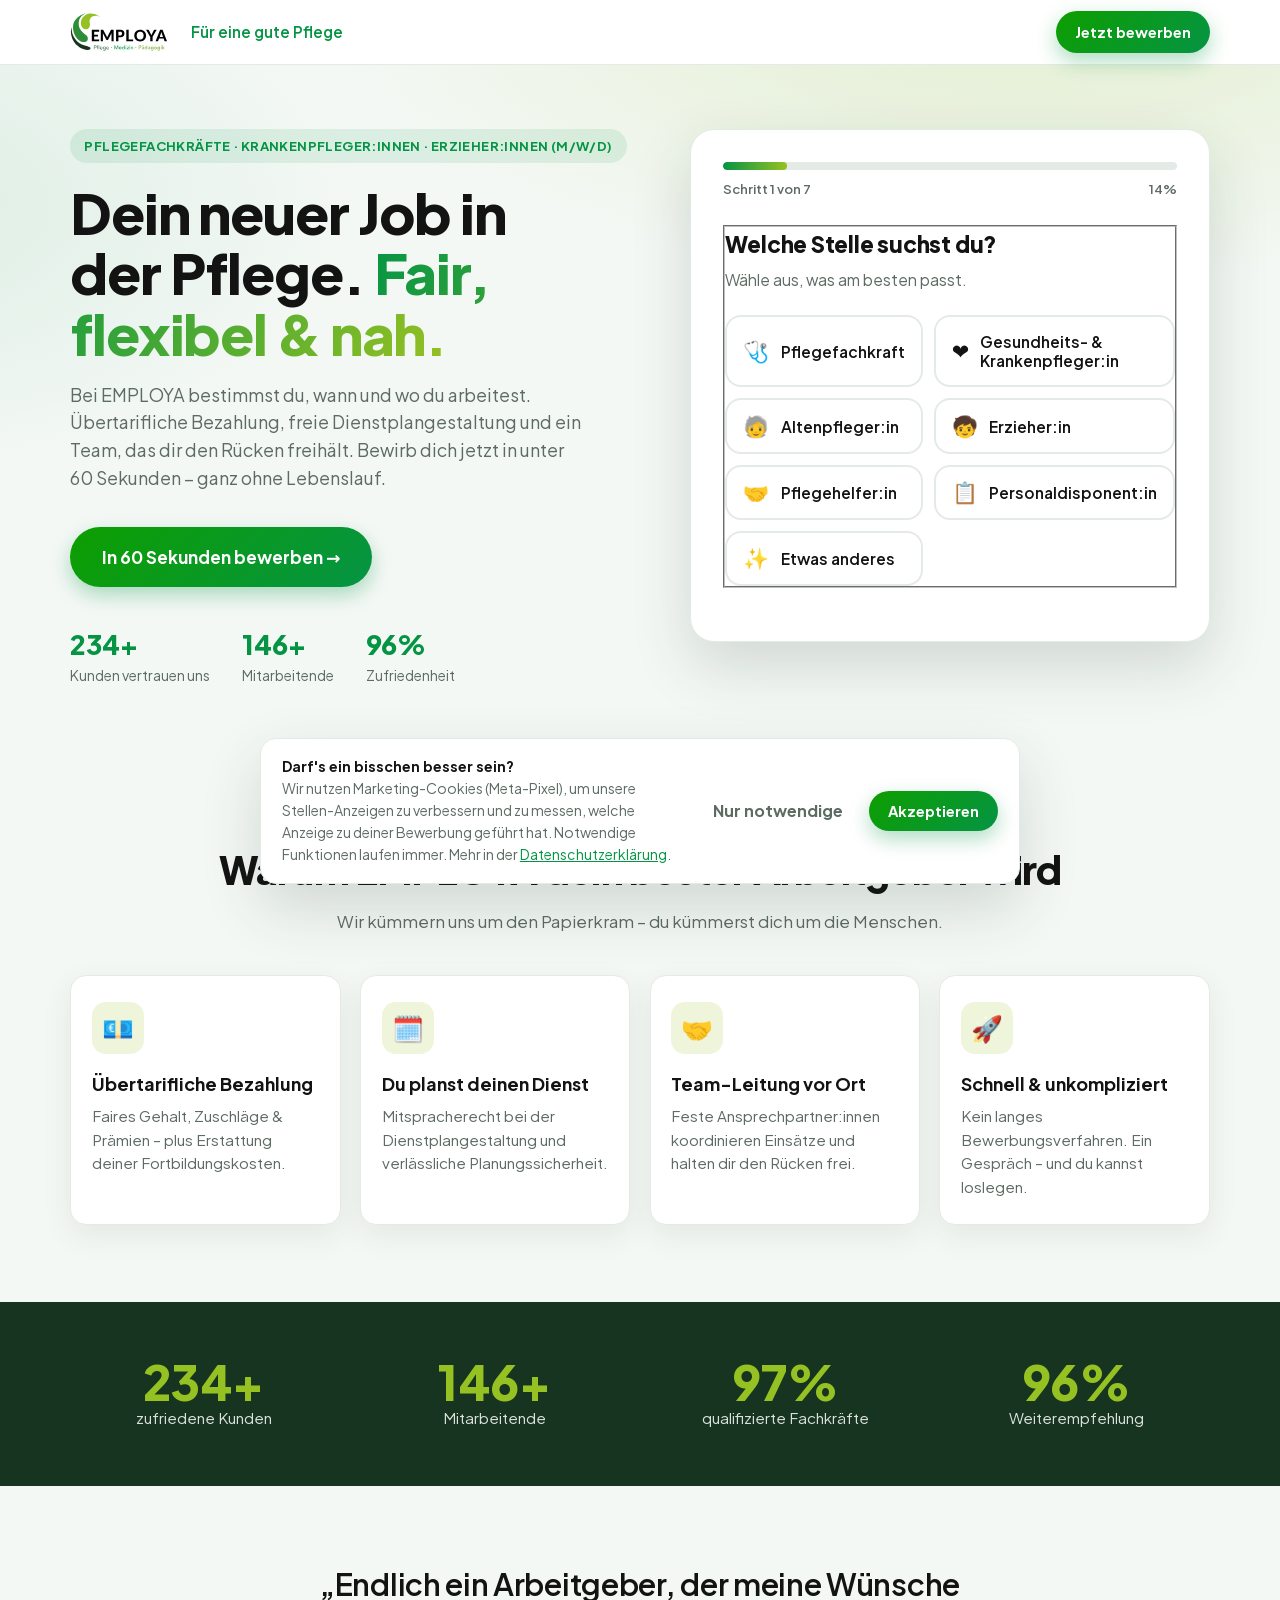
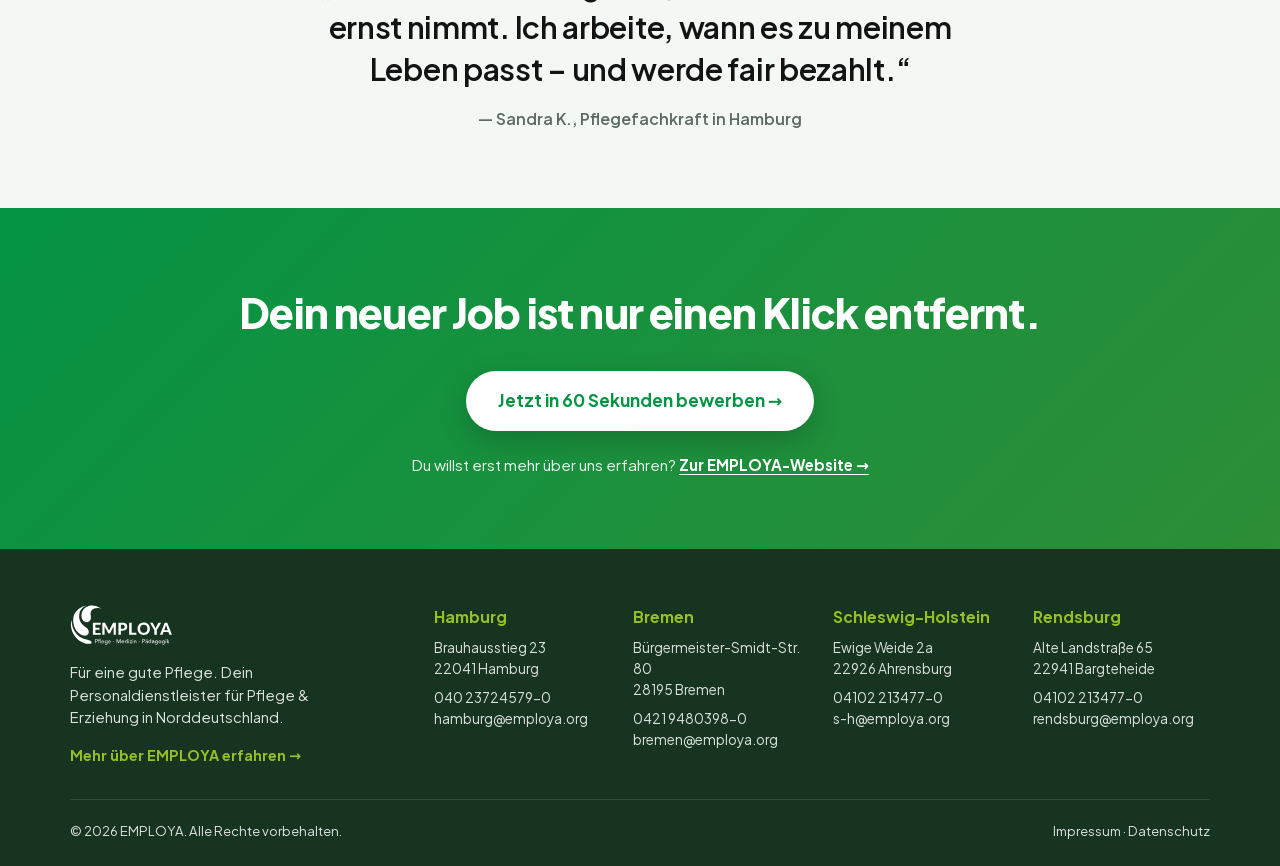
<file: index.html>
<!DOCTYPE html>
<html lang="de">
<head>
  <meta charset="UTF-8" />
  <meta name="viewport" content="width=device-width, initial-scale=1.0" />
  <meta name="facebook-domain-verification" content="holyx1hf6sh3hykl42gophrurbwssr" />
  <title>Jetzt bewerben bei EMPLOYA – Dein neuer Job in der Pflege</title>
  <meta name="description" content="Pflegefachkraft, Gesundheits- und Krankenpfleger:in oder Erzieher:in? Bewirb dich in 60 Sekunden bei EMPLOYA in Hamburg, Bremen & Schleswig-Holstein. Für eine gute Pflege." />
  <link rel="icon" type="image/svg+xml" href="assets/employa_logo.svg" />
  <link rel="stylesheet" href="styles.css?v=3" />
</head>
<body>

  <!-- ===== HEADER ===== -->
  <header class="site-header">
    <div class="container header-inner">
      <a href="#top" class="logo-link" aria-label="EMPLOYA Startseite">
        <img src="assets/employa_logo.svg" alt="EMPLOYA" class="logo" />
      </a>
      <div class="header-tagline">Für eine gute Pflege</div>
      <a href="#funnel" class="btn btn-sm btn-primary header-cta">Jetzt bewerben</a>
    </div>
  </header>

  <!-- ===== HERO ===== -->
  <main id="top">
    <section class="hero">
      <div class="container hero-grid">
        <div class="hero-intro">
          <span class="eyebrow">Pflegefachkräfte · Krankenpfleger:innen · Erzieher:innen (m/w/d)</span>
          <h1>Dein neuer Job in der&nbsp;Pflege. <span class="hl">Fair, flexibel&nbsp;&amp; nah.</span></h1>
        </div>

        <div class="hero-rest">
          <p class="hero-sub">
            Bei EMPLOYA bestimmst du, wann und wo du arbeitest. Übertarifliche
            Bezahlung, freie Dienstplangestaltung und ein Team, das dir den
            Rücken freihält. Bewirb dich jetzt in unter 60&nbsp;Sekunden – ganz ohne Lebenslauf.
          </p>
          <a href="#funnel" class="btn btn-primary btn-lg hero-cta-btn">In 60 Sekunden bewerben →</a>
          <div class="hero-trust">
            <div class="trust-item"><strong>234+</strong><span>Kunden vertrauen uns</span></div>
            <div class="trust-item"><strong>146+</strong><span>Mitarbeitende</span></div>
            <div class="trust-item"><strong>96%</strong><span>Zufriedenheit</span></div>
          </div>
        </div>

        <!-- Funnel card -->
        <div class="funnel-wrap" id="funnel">
          <form class="funnel" id="funnelForm" novalidate>
            <input type="text" name="_honey" tabindex="-1" autocomplete="off" class="hp-field" aria-hidden="true" />
            <div class="funnel-head">
              <div class="progress">
                <div class="progress-bar" id="progressBar"></div>
              </div>
              <div class="progress-meta">
                <span id="stepLabel">Schritt 1 von 6</span>
                <span id="stepPct">17%</span>
              </div>
            </div>

            <!-- STEP 1: Position -->
            <fieldset class="step is-active" data-step="1">
              <h2 class="step-title">Welche Stelle suchst du?</h2>
              <p class="step-hint">Wähle aus, was am besten passt.</p>
              <div class="options" data-field="position" data-auto>
                <button type="button" class="option" data-value="Pflegefachkraft">
                  <span class="opt-ico">🩺</span><span>Pflegefachkraft</span>
                </button>
                <button type="button" class="option" data-value="Gesundheits- und Krankenpfleger:in">
                  <span class="opt-ico">❤️</span><span>Gesundheits- &amp; Krankenpfleger:in</span>
                </button>
                <button type="button" class="option" data-value="Altenpfleger:in">
                  <span class="opt-ico">🧓</span><span>Altenpfleger:in</span>
                </button>
                <button type="button" class="option" data-value="Erzieher:in">
                  <span class="opt-ico">🧒</span><span>Erzieher:in</span>
                </button>
                <button type="button" class="option" data-value="Pflegehelfer:in">
                  <span class="opt-ico">🤝</span><span>Pflegehelfer:in</span>
                </button>
                <button type="button" class="option" data-value="Personaldisponent:in">
                  <span class="opt-ico">📋</span><span>Personaldisponent:in</span>
                </button>
                <button type="button" class="option" data-value="Etwas anderes">
                  <span class="opt-ico">✨</span><span>Etwas anderes</span>
                </button>
              </div>
            </fieldset>

            <!-- STEP 2: Bereich / Einrichtung (ersetzt die Aufteilung Krankenhaus/Pflege) -->
            <fieldset class="step" data-step="2">
              <h2 class="step-title">In welchem Bereich möchtest du arbeiten?</h2>
              <p class="step-hint">Egal ob Klinik oder Pflege – wir haben für jeden den passenden Einsatz.</p>
              <div class="options" data-field="bereich" data-auto>
                <button type="button" class="option" data-value="Krankenhaus / Klinik">
                  <span class="opt-ico">🏥</span><span>Krankenhaus / Klinik</span>
                </button>
                <button type="button" class="option" data-value="Altenpflege / Pflegeheim">
                  <span class="opt-ico">🏡</span><span>Altenpflege / Pflegeheim</span>
                </button>
                <button type="button" class="option" data-value="Ambulante Pflege">
                  <span class="opt-ico">🚗</span><span>Ambulante Pflege</span>
                </button>
                <button type="button" class="option" data-value="Kita / Erziehung">
                  <span class="opt-ico">🧒</span><span>Kita / Erziehung</span>
                </button>
                <button type="button" class="option" data-value="Noch offen / egal">
                  <span class="opt-ico">🤷</span><span>Noch offen / egal</span>
                </button>
              </div>
            </fieldset>

            <!-- STEP 3: Erfahrung -->
            <fieldset class="step" data-step="3">
              <h2 class="step-title">Wie viel Berufserfahrung bringst du mit?</h2>
              <p class="step-hint">Auch Berufseinsteiger:innen sind herzlich willkommen.</p>
              <div class="options" data-field="erfahrung" data-auto>
                <button type="button" class="option" data-value="Berufseinsteiger:in">
                  <span class="opt-ico">🌱</span><span>Ich starte gerade</span>
                </button>
                <button type="button" class="option" data-value="Unter 1 Jahr">
                  <span class="opt-ico">📗</span><span>Unter 1 Jahr</span>
                </button>
                <button type="button" class="option" data-value="1–3 Jahre">
                  <span class="opt-ico">📘</span><span>1–3 Jahre</span>
                </button>
                <button type="button" class="option" data-value="Mehr als 3 Jahre">
                  <span class="opt-ico">🏆</span><span>Mehr als 3 Jahre</span>
                </button>
              </div>
            </fieldset>

            <!-- STEP 4: Region / Niederlassung -->
            <fieldset class="step" data-step="4">
              <h2 class="step-title">In welcher Region möchtest du arbeiten?</h2>
              <p class="step-hint">Wir sind in ganz Norddeutschland für dich da.</p>
              <div class="options" data-field="region" data-auto>
                <button type="button" class="option" data-value="Hamburg">
                  <span class="opt-ico">📍</span><span>Hamburg</span>
                </button>
                <button type="button" class="option" data-value="Bremen">
                  <span class="opt-ico">📍</span><span>Bremen</span>
                </button>
                <button type="button" class="option" data-value="Schleswig-Holstein">
                  <span class="opt-ico">📍</span><span>Schleswig-Holstein</span>
                </button>
                <button type="button" class="option" data-value="Rendsburg / Umland">
                  <span class="opt-ico">📍</span><span>Rendsburg &amp; Umland</span>
                </button>
              </div>
            </fieldset>

            <!-- STEP 5: Arbeitszeit -->
            <fieldset class="step" data-step="5">
              <h2 class="step-title">Welches Arbeitszeitmodell wünschst du dir?</h2>
              <p class="step-hint">Bei uns gestaltest du deinen Dienstplan mit.</p>
              <div class="options" data-field="arbeitszeit" data-auto>
                <button type="button" class="option" data-value="Vollzeit">
                  <span class="opt-ico">🕐</span><span>Vollzeit</span>
                </button>
                <button type="button" class="option" data-value="Teilzeit">
                  <span class="opt-ico">🕑</span><span>Teilzeit</span>
                </button>
                <button type="button" class="option" data-value="Minijob">
                  <span class="opt-ico">🕒</span><span>Minijob</span>
                </button>
                <button type="button" class="option" data-value="Flexibel / auf Abruf">
                  <span class="opt-ico">🔄</span><span>Flexibel / auf Abruf</span>
                </button>
              </div>
            </fieldset>

            <!-- STEP 6: Mobilität -->
            <fieldset class="step" data-step="6">
              <h2 class="step-title">Wie bist du mobil?</h2>
              <p class="step-hint">So finden wir Einsätze, die gut für dich erreichbar sind.</p>
              <div class="options" data-field="mobilitaet" data-auto>
                <button type="button" class="option" data-value="Bus/Bahn">
                  <span class="opt-ico">🚌</span><span>Bus / Bahn</span>
                </button>
                <button type="button" class="option" data-value="Führerschein mit Auto">
                  <span class="opt-ico">🚙</span><span>Führerschein mit Auto</span>
                </button>
                <button type="button" class="option" data-value="Führerschein ohne Auto">
                  <span class="opt-ico">🪪</span><span>Führerschein ohne Auto</span>
                </button>
              </div>
            </fieldset>

            <!-- STEP 7: Detailformular "Passt alles?" -->
            <fieldset class="step" data-step="7">
              <h2 class="step-title">Wie erreichen wir dich am besten?</h2>
              <p class="step-hint">Damit wir uns persönlich kennenlernen können. 👋</p>

              <div class="recap" id="recap"></div>
              <p class="mail-route" id="mailRoute"></p>

              <div class="field">
                <label for="f-name">Vollständiger Name</label>
                <input type="text" id="f-name" name="name" autocomplete="name" placeholder="Maria Mustermann" required />
                <span class="error" data-error-for="name"></span>
              </div>

              <div class="field">
                <label for="f-email">E-Mail-Adresse</label>
                <input type="email" id="f-email" name="email" autocomplete="email" placeholder="maria@email.de" required />
                <span class="error" data-error-for="email"></span>
              </div>

              <div class="field">
                <label for="f-phone">Telefonnummer</label>
                <input type="tel" id="f-phone" name="telefon" autocomplete="tel" placeholder="0151 23456789" required />
                <span class="error" data-error-for="telefon"></span>
              </div>

              <div class="field">
                <label for="f-nachricht">Deine Nachricht <span class="opt-tag">optional</span></label>
                <textarea id="f-nachricht" name="nachricht" rows="3" placeholder="Stell dich kurz vor – oder lass das Feld einfach frei."></textarea>
              </div>

              <label class="checkbox">
                <input type="checkbox" id="f-privacy" required />
                <span>Ja, ich habe die <a href="datenschutz.html" target="_blank" rel="noopener">Datenschutzerklärung</a> gelesen und akzeptiert.</span>
              </label>
              <span class="error" data-error-for="privacy"></span>

              <button type="submit" class="btn btn-primary btn-lg btn-block" id="submitBtn">
                Bewerbung übermitteln →
              </button>
              <div class="submit-error" id="submitError" hidden>
                Ups, das hat gerade nicht geklappt. Versuch es bitte gleich noch einmal –
                oder schick uns deine Bewerbung mit einem Klick per Mail:
                <a href="#">E-Mail öffnen</a>
              </div>
              <p class="reassure">🔒 Diskret · Wir rufen dich zurück · Kein Lebenslauf nötig</p>
            </fieldset>

            <!-- SUCCESS -->
            <div class="step success" data-step="done">
              <div class="success-ico">✓</div>
              <h2 class="step-title">Vielen Dank, <span id="successName">wir haben deine Anfrage</span>! 🎉</h2>
              <p class="step-hint">
                Deine Bewerbung ist bei uns eingegangen. Ein:e Personalberater:in
                von EMPLOYA meldet sich innerhalb von 24&nbsp;Stunden bei dir –
                mit passenden Stellen ganz in deiner Nähe.
              </p>
              <p class="success-contact" id="successContact"></p>
              <div class="success-actions">
                <a class="btn btn-outline" href="https://employa.org" target="_blank" rel="noopener">Mehr über EMPLOYA</a>
              </div>
            </div>

            <!-- NAV -->
            <div class="funnel-nav">
              <button type="button" class="btn btn-ghost" id="backBtn" hidden>← Zurück</button>
              <span class="nav-spacer"></span>
            </div>
          </form>
        </div>
      </div>
    </section>

    <!-- ===== BENEFITS ===== -->
    <section class="benefits">
      <div class="container">
        <h2 class="section-title">Warum EMPLOYA dein bester Arbeitgeber wird</h2>
        <p class="section-sub">Wir kümmern uns um den Papierkram – du kümmerst dich um die Menschen.</p>
        <div class="benefit-grid">
          <article class="benefit-card">
            <div class="b-ico">💶</div>
            <h3>Übertarifliche Bezahlung</h3>
            <p>Faires Gehalt, Zuschläge &amp; Prämien – plus Erstattung deiner Fortbildungskosten.</p>
          </article>
          <article class="benefit-card">
            <div class="b-ico">🗓️</div>
            <h3>Du planst deinen Dienst</h3>
            <p>Mitspracherecht bei der Dienstplangestaltung und verlässliche Planungssicherheit.</p>
          </article>
          <article class="benefit-card">
            <div class="b-ico">🤝</div>
            <h3>Team-Leitung vor Ort</h3>
            <p>Feste Ansprechpartner:innen koordinieren Einsätze und halten dir den Rücken frei.</p>
          </article>
          <article class="benefit-card">
            <div class="b-ico">🚀</div>
            <h3>Schnell &amp; unkompliziert</h3>
            <p>Kein langes Bewerbungsverfahren. Ein Gespräch – und du kannst loslegen.</p>
          </article>
        </div>
      </div>
    </section>

    <!-- ===== STATS ===== -->
    <section class="stats">
      <div class="container stats-grid">
        <div class="stat"><strong>234+</strong><span>zufriedene Kunden</span></div>
        <div class="stat"><strong>146+</strong><span>Mitarbeitende</span></div>
        <div class="stat"><strong>97%</strong><span>qualifizierte Fachkräfte</span></div>
        <div class="stat"><strong>96%</strong><span>Weiterempfehlung</span></div>
      </div>
    </section>

    <!-- ===== TESTIMONIAL ===== -->
    <section class="testimonial">
      <div class="container">
        <blockquote>
          „Endlich ein Arbeitgeber, der meine Wünsche ernst nimmt. Ich arbeite,
          wann es zu meinem Leben passt – und werde fair bezahlt.“
        </blockquote>
        <cite>— Sandra K., Pflegefachkraft in Hamburg</cite>
      </div>
    </section>

    <!-- ===== FINAL CTA ===== -->
    <section class="final-cta">
      <div class="container">
        <h2>Dein neuer Job ist nur einen Klick entfernt.</h2>
        <a href="#funnel" class="btn btn-primary btn-lg">Jetzt in 60 Sekunden bewerben →</a>
        <p class="final-more">
          Du willst erst mehr über uns erfahren?
          <a href="https://employa.org" target="_blank" rel="noopener">Zur EMPLOYA-Website →</a>
        </p>
      </div>
    </section>
  </main>

  <!-- ===== FOOTER ===== -->
  <footer class="site-footer">
    <div class="container footer-grid">
      <div class="footer-brand">
        <img src="assets/employa_logo.svg" alt="EMPLOYA" class="footer-logo" />
        <p>Für eine gute Pflege. Dein Personaldienstleister für Pflege &amp; Erziehung in Norddeutschland.</p>
        <a class="footer-more" href="https://employa.org" target="_blank" rel="noopener">Mehr über EMPLOYA erfahren →</a>
      </div>
      <div class="footer-locs">
        <div class="loc">
          <h4>Hamburg</h4>
          <p>Brauhausstieg 23<br>22041 Hamburg</p>
          <a href="tel:+494023724579">040 23724579-0</a>
          <a href="mailto:hamburg@employa.org">hamburg@employa.org</a>
        </div>
        <div class="loc">
          <h4>Bremen</h4>
          <p>Bürgermeister-Smidt-Str. 80<br>28195 Bremen</p>
          <a href="tel:+4942194803980">0421 9480398-0</a>
          <a href="mailto:bremen@employa.org">bremen@employa.org</a>
        </div>
        <div class="loc">
          <h4>Schleswig-Holstein</h4>
          <p>Ewige Weide 2a<br>22926 Ahrensburg</p>
          <a href="tel:+49410221347770">04102 213477-0</a>
          <a href="mailto:s-h@employa.org">s-h@employa.org</a>
        </div>
        <div class="loc">
          <h4>Rendsburg</h4>
          <p>Alte Landstraße 65<br>22941 Bargteheide</p>
          <a href="tel:+49410221347770">04102 213477-0</a>
          <a href="mailto:rendsburg@employa.org">rendsburg@employa.org</a>
        </div>
      </div>
    </div>
    <div class="container footer-bottom">
      <span>© 2026 EMPLOYA. Alle Rechte vorbehalten.</span>
      <span class="footer-links"><a href="impressum.html">Impressum</a> · <a href="datenschutz.html">Datenschutz</a></span>
    </div>
  </footer>

  <!-- ===== Cookie-/Marketing-Consent ===== -->
  <div class="consent" id="consentBanner" hidden>
    <div class="consent-inner">
      <p class="consent-text">
        <strong>Darf's ein bisschen besser sein?</strong><br>
        Wir nutzen Marketing-Cookies (Meta-Pixel), um unsere Stellen-Anzeigen zu verbessern und
        zu messen, welche Anzeige zu deiner Bewerbung geführt hat. Notwendige Funktionen laufen
        immer. Mehr in der <a href="datenschutz.html" target="_blank" rel="noopener">Datenschutzerklärung</a>.
      </p>
      <div class="consent-btns">
        <button type="button" class="btn btn-ghost" id="consentDeny">Nur notwendige</button>
        <button type="button" class="btn btn-primary btn-sm" id="consentAccept">Akzeptieren</button>
      </div>
    </div>
  </div>

  <script src="script.js?v=5"></script>
</body>
</html>
</file>
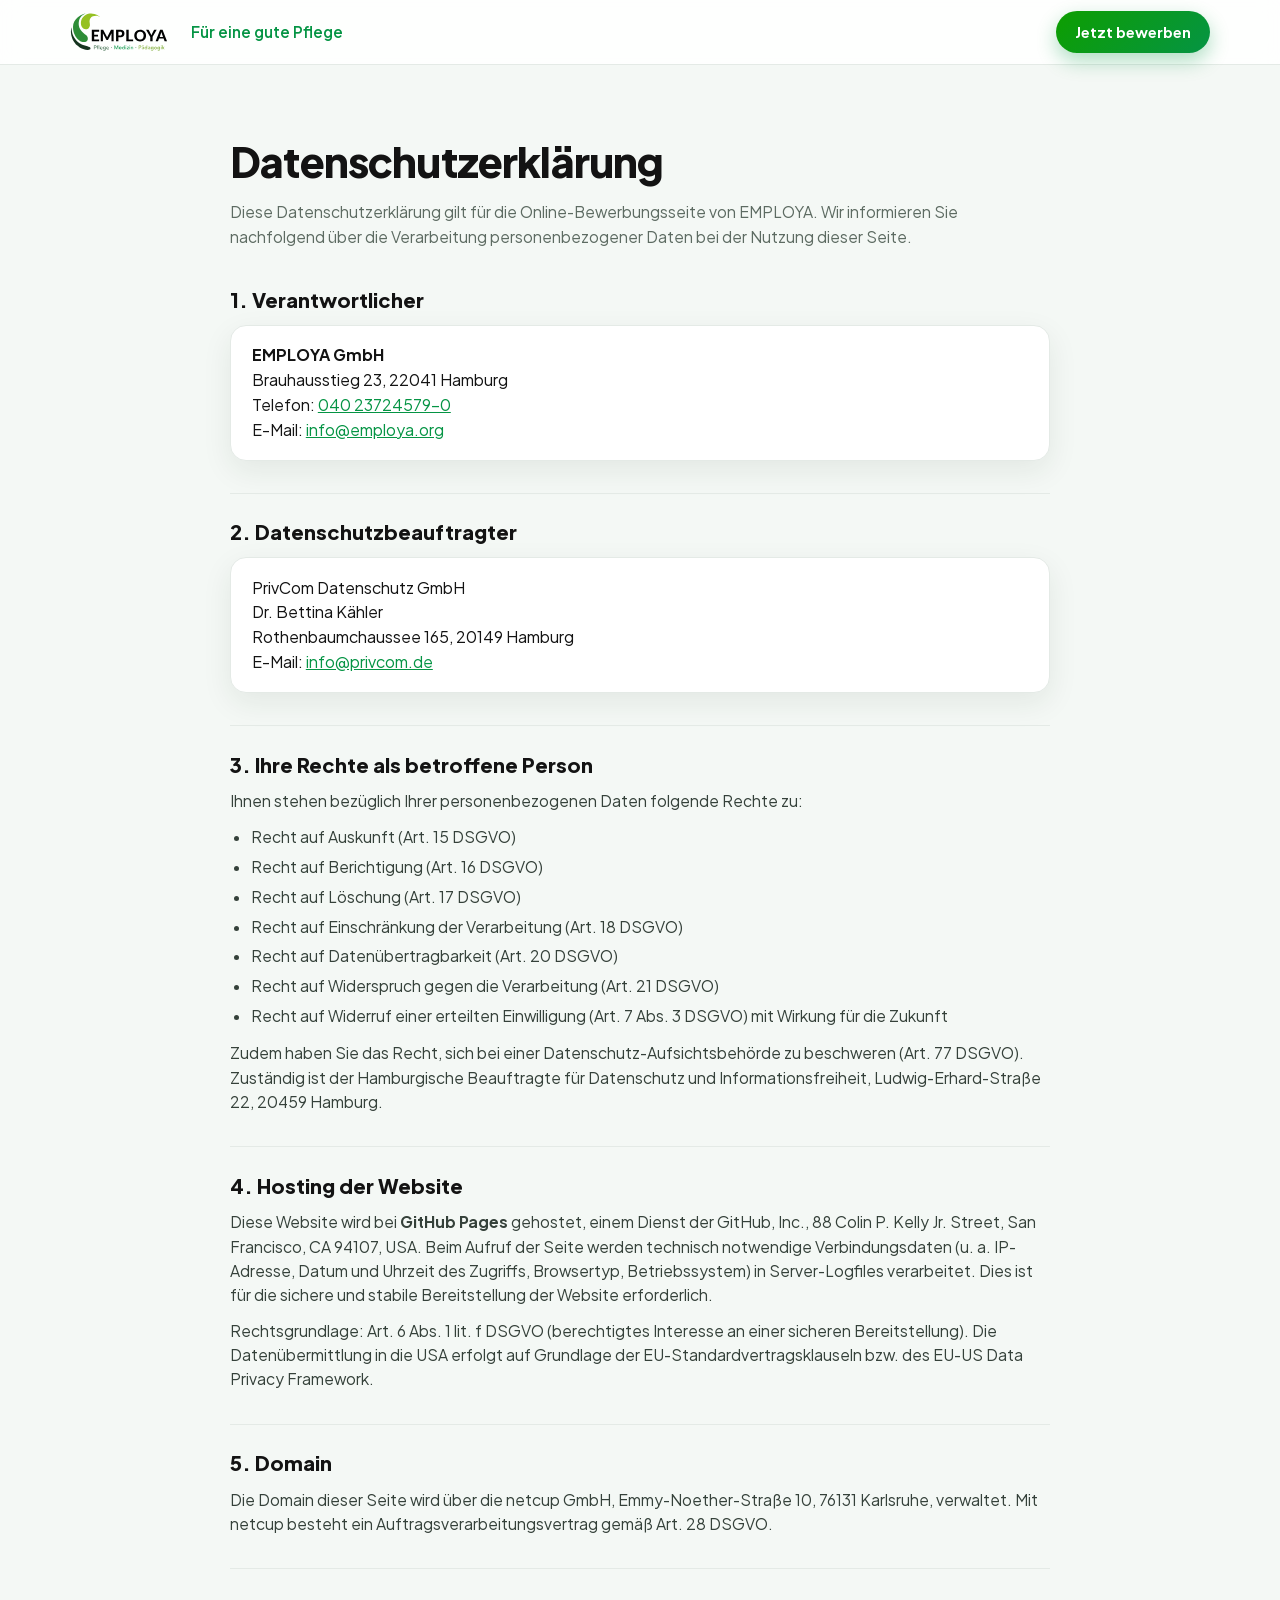
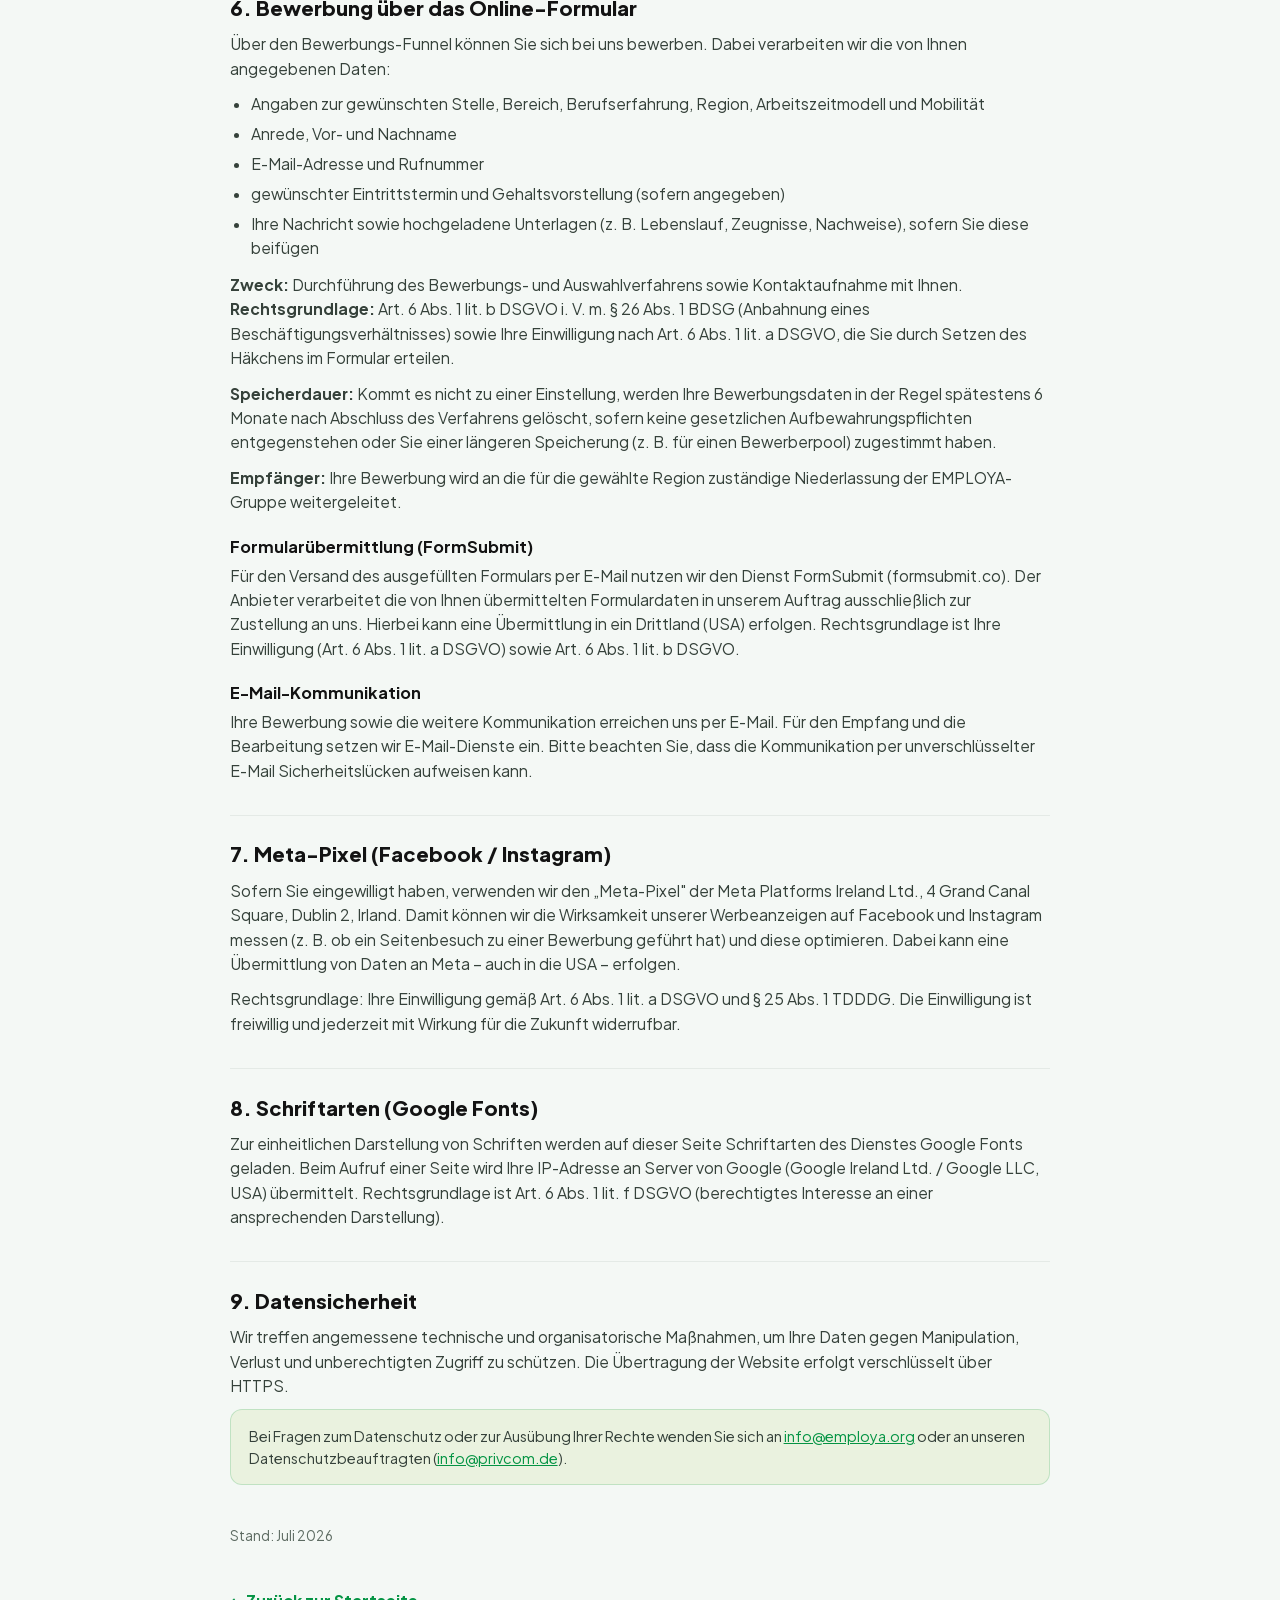
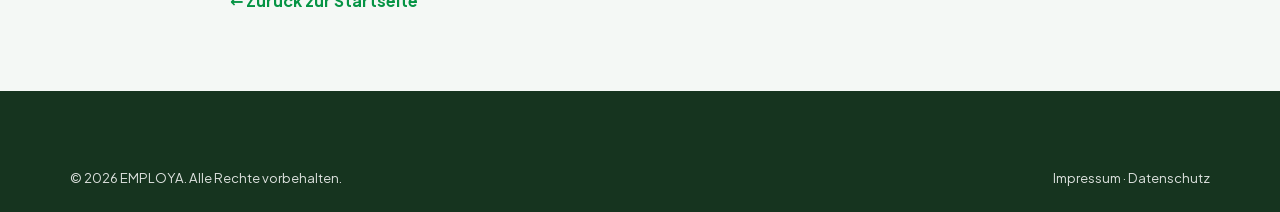
<file: datenschutz.html>
<!DOCTYPE html>
<html lang="de">
<head>
  <meta charset="UTF-8" />
  <meta name="viewport" content="width=device-width, initial-scale=1.0" />
  <title>Datenschutzerklärung – EMPLOYA Bewerbung</title>
  <meta name="robots" content="noindex" />
  <link rel="icon" type="image/svg+xml" href="assets/employa_logo.svg" />
  <link rel="stylesheet" href="styles.css" />
</head>
<body>

  <header class="site-header">
    <div class="container header-inner">
      <a href="index.html" class="logo-link" aria-label="EMPLOYA Startseite">
        <img src="assets/employa_logo.svg" alt="EMPLOYA" class="logo" />
      </a>
      <div class="header-tagline">Für eine gute Pflege</div>
      <a href="index.html#funnel" class="btn btn-sm btn-primary header-cta">Jetzt bewerben</a>
    </div>
  </header>

  <main class="legal">
    <div class="container">
      <h1>Datenschutzerklärung</h1>
      <p class="lead">
        Diese Datenschutzerklärung gilt für die Online-Bewerbungsseite von EMPLOYA. Wir informieren
        Sie nachfolgend über die Verarbeitung personenbezogener Daten bei der Nutzung dieser Seite.
      </p>

      <h2>1. Verantwortlicher</h2>
      <div class="addr">
        <strong>EMPLOYA GmbH</strong><br>
        Brauhausstieg 23, 22041 Hamburg<br>
        Telefon: <a href="tel:+494023724579">040 23724579-0</a><br>
        E-Mail: <a href="mailto:info@employa.org">info@employa.org</a>
      </div>

      <h2>2. Datenschutzbeauftragter</h2>
      <div class="addr">
        PrivCom Datenschutz GmbH<br>
        Dr. Bettina Kähler<br>
        Rothenbaumchaussee 165, 20149 Hamburg<br>
        E-Mail: <a href="mailto:info@privcom.de">info@privcom.de</a>
      </div>

      <h2>3. Ihre Rechte als betroffene Person</h2>
      <p>Ihnen stehen bezüglich Ihrer personenbezogenen Daten folgende Rechte zu:</p>
      <ul>
        <li>Recht auf Auskunft (Art. 15 DSGVO)</li>
        <li>Recht auf Berichtigung (Art. 16 DSGVO)</li>
        <li>Recht auf Löschung (Art. 17 DSGVO)</li>
        <li>Recht auf Einschränkung der Verarbeitung (Art. 18 DSGVO)</li>
        <li>Recht auf Datenübertragbarkeit (Art. 20 DSGVO)</li>
        <li>Recht auf Widerspruch gegen die Verarbeitung (Art. 21 DSGVO)</li>
        <li>Recht auf Widerruf einer erteilten Einwilligung (Art. 7 Abs. 3 DSGVO) mit Wirkung für die Zukunft</li>
      </ul>
      <p>
        Zudem haben Sie das Recht, sich bei einer Datenschutz-Aufsichtsbehörde zu beschweren
        (Art. 77 DSGVO). Zuständig ist der Hamburgische Beauftragte für Datenschutz und
        Informationsfreiheit, Ludwig-Erhard-Straße 22, 20459 Hamburg.
      </p>

      <h2>4. Hosting der Website</h2>
      <p>
        Diese Website wird bei <strong>GitHub Pages</strong> gehostet, einem Dienst der GitHub, Inc.,
        88 Colin P. Kelly Jr. Street, San Francisco, CA 94107, USA. Beim Aufruf der Seite werden
        technisch notwendige Verbindungsdaten (u. a. IP-Adresse, Datum und Uhrzeit des Zugriffs,
        Browsertyp, Betriebssystem) in Server-Logfiles verarbeitet. Dies ist für die sichere und
        stabile Bereitstellung der Website erforderlich.
      </p>
      <p>
        Rechtsgrundlage: Art. 6 Abs. 1 lit. f DSGVO (berechtigtes Interesse an einer sicheren
        Bereitstellung). Die Datenübermittlung in die USA erfolgt auf Grundlage der
        EU-Standardvertragsklauseln bzw. des EU-US Data Privacy Framework.
      </p>

      <h2>5. Domain</h2>
      <p>
        Die Domain dieser Seite wird über die netcup GmbH, Emmy-Noether-Straße 10, 76131 Karlsruhe,
        verwaltet. Mit netcup besteht ein Auftragsverarbeitungsvertrag gemäß Art. 28 DSGVO.
      </p>

      <h2>6. Bewerbung über das Online-Formular</h2>
      <p>
        Über den Bewerbungs-Funnel können Sie sich bei uns bewerben. Dabei verarbeiten wir die von
        Ihnen angegebenen Daten:
      </p>
      <ul>
        <li>Angaben zur gewünschten Stelle, Bereich, Berufserfahrung, Region, Arbeitszeitmodell und Mobilität</li>
        <li>Anrede, Vor- und Nachname</li>
        <li>E-Mail-Adresse und Rufnummer</li>
        <li>gewünschter Eintrittstermin und Gehaltsvorstellung (sofern angegeben)</li>
        <li>Ihre Nachricht sowie hochgeladene Unterlagen (z. B. Lebenslauf, Zeugnisse, Nachweise), sofern Sie diese beifügen</li>
      </ul>
      <p>
        <strong>Zweck:</strong> Durchführung des Bewerbungs- und Auswahlverfahrens sowie Kontaktaufnahme
        mit Ihnen.<br>
        <strong>Rechtsgrundlage:</strong> Art. 6 Abs. 1 lit. b DSGVO i. V. m. § 26 Abs. 1 BDSG
        (Anbahnung eines Beschäftigungsverhältnisses) sowie Ihre Einwilligung nach
        Art. 6 Abs. 1 lit. a DSGVO, die Sie durch Setzen des Häkchens im Formular erteilen.
      </p>
      <p>
        <strong>Speicherdauer:</strong> Kommt es nicht zu einer Einstellung, werden Ihre
        Bewerbungsdaten in der Regel spätestens 6 Monate nach Abschluss des Verfahrens gelöscht,
        sofern keine gesetzlichen Aufbewahrungspflichten entgegenstehen oder Sie einer längeren
        Speicherung (z. B. für einen Bewerberpool) zugestimmt haben.
      </p>
      <p>
        <strong>Empfänger:</strong> Ihre Bewerbung wird an die für die gewählte Region zuständige
        Niederlassung der EMPLOYA-Gruppe weitergeleitet.
      </p>

      <h3>Formularübermittlung (FormSubmit)</h3>
      <p>
        Für den Versand des ausgefüllten Formulars per E-Mail nutzen wir den Dienst FormSubmit
        (formsubmit.co). Der Anbieter verarbeitet die von Ihnen übermittelten Formulardaten in unserem
        Auftrag ausschließlich zur Zustellung an uns. Hierbei kann eine Übermittlung in ein Drittland
        (USA) erfolgen. Rechtsgrundlage ist Ihre Einwilligung (Art. 6 Abs. 1 lit. a DSGVO) sowie
        Art. 6 Abs. 1 lit. b DSGVO.
      </p>

      <h3>E-Mail-Kommunikation</h3>
      <p>
        Ihre Bewerbung sowie die weitere Kommunikation erreichen uns per E-Mail. Für den Empfang und
        die Bearbeitung setzen wir E-Mail-Dienste ein. Bitte beachten Sie, dass die Kommunikation per
        unverschlüsselter E-Mail Sicherheitslücken aufweisen kann.
      </p>

      <h2>7. Meta-Pixel (Facebook / Instagram)</h2>
      <p>
        Sofern Sie eingewilligt haben, verwenden wir den „Meta-Pixel" der Meta Platforms Ireland Ltd.,
        4 Grand Canal Square, Dublin 2, Irland. Damit können wir die Wirksamkeit unserer Werbeanzeigen
        auf Facebook und Instagram messen (z. B. ob ein Seitenbesuch zu einer Bewerbung geführt hat)
        und diese optimieren. Dabei kann eine Übermittlung von Daten an Meta – auch in die USA –
        erfolgen.
      </p>
      <p>
        Rechtsgrundlage: Ihre Einwilligung gemäß Art. 6 Abs. 1 lit. a DSGVO und § 25 Abs. 1 TDDDG.
        Die Einwilligung ist freiwillig und jederzeit mit Wirkung für die Zukunft widerrufbar.
      </p>

      <h2>8. Schriftarten (Google Fonts)</h2>
      <p>
        Zur einheitlichen Darstellung von Schriften werden auf dieser Seite Schriftarten des Dienstes
        Google Fonts geladen. Beim Aufruf einer Seite wird Ihre IP-Adresse an Server von Google
        (Google Ireland Ltd. / Google LLC, USA) übermittelt. Rechtsgrundlage ist Art. 6 Abs. 1 lit. f
        DSGVO (berechtigtes Interesse an einer ansprechenden Darstellung).
      </p>

      <h2>9. Datensicherheit</h2>
      <p>
        Wir treffen angemessene technische und organisatorische Maßnahmen, um Ihre Daten gegen
        Manipulation, Verlust und unberechtigten Zugriff zu schützen. Die Übertragung der Website
        erfolgt verschlüsselt über HTTPS.
      </p>

      <p class="note">
        Bei Fragen zum Datenschutz oder zur Ausübung Ihrer Rechte wenden Sie sich an
        <a href="mailto:info@employa.org">info@employa.org</a> oder an unseren Datenschutzbeauftragten
        (<a href="mailto:info@privcom.de">info@privcom.de</a>).
      </p>

      <p class="updated">Stand: Juli 2026</p>

      <a class="back" href="index.html">← Zurück zur Startseite</a>
    </div>
  </main>

  <footer class="site-footer">
    <div class="container footer-bottom">
      <span>© 2026 EMPLOYA. Alle Rechte vorbehalten.</span>
      <span class="footer-links"><a href="impressum.html">Impressum</a> · <a href="datenschutz.html">Datenschutz</a></span>
    </div>
  </footer>

</body>
</html>
</file>
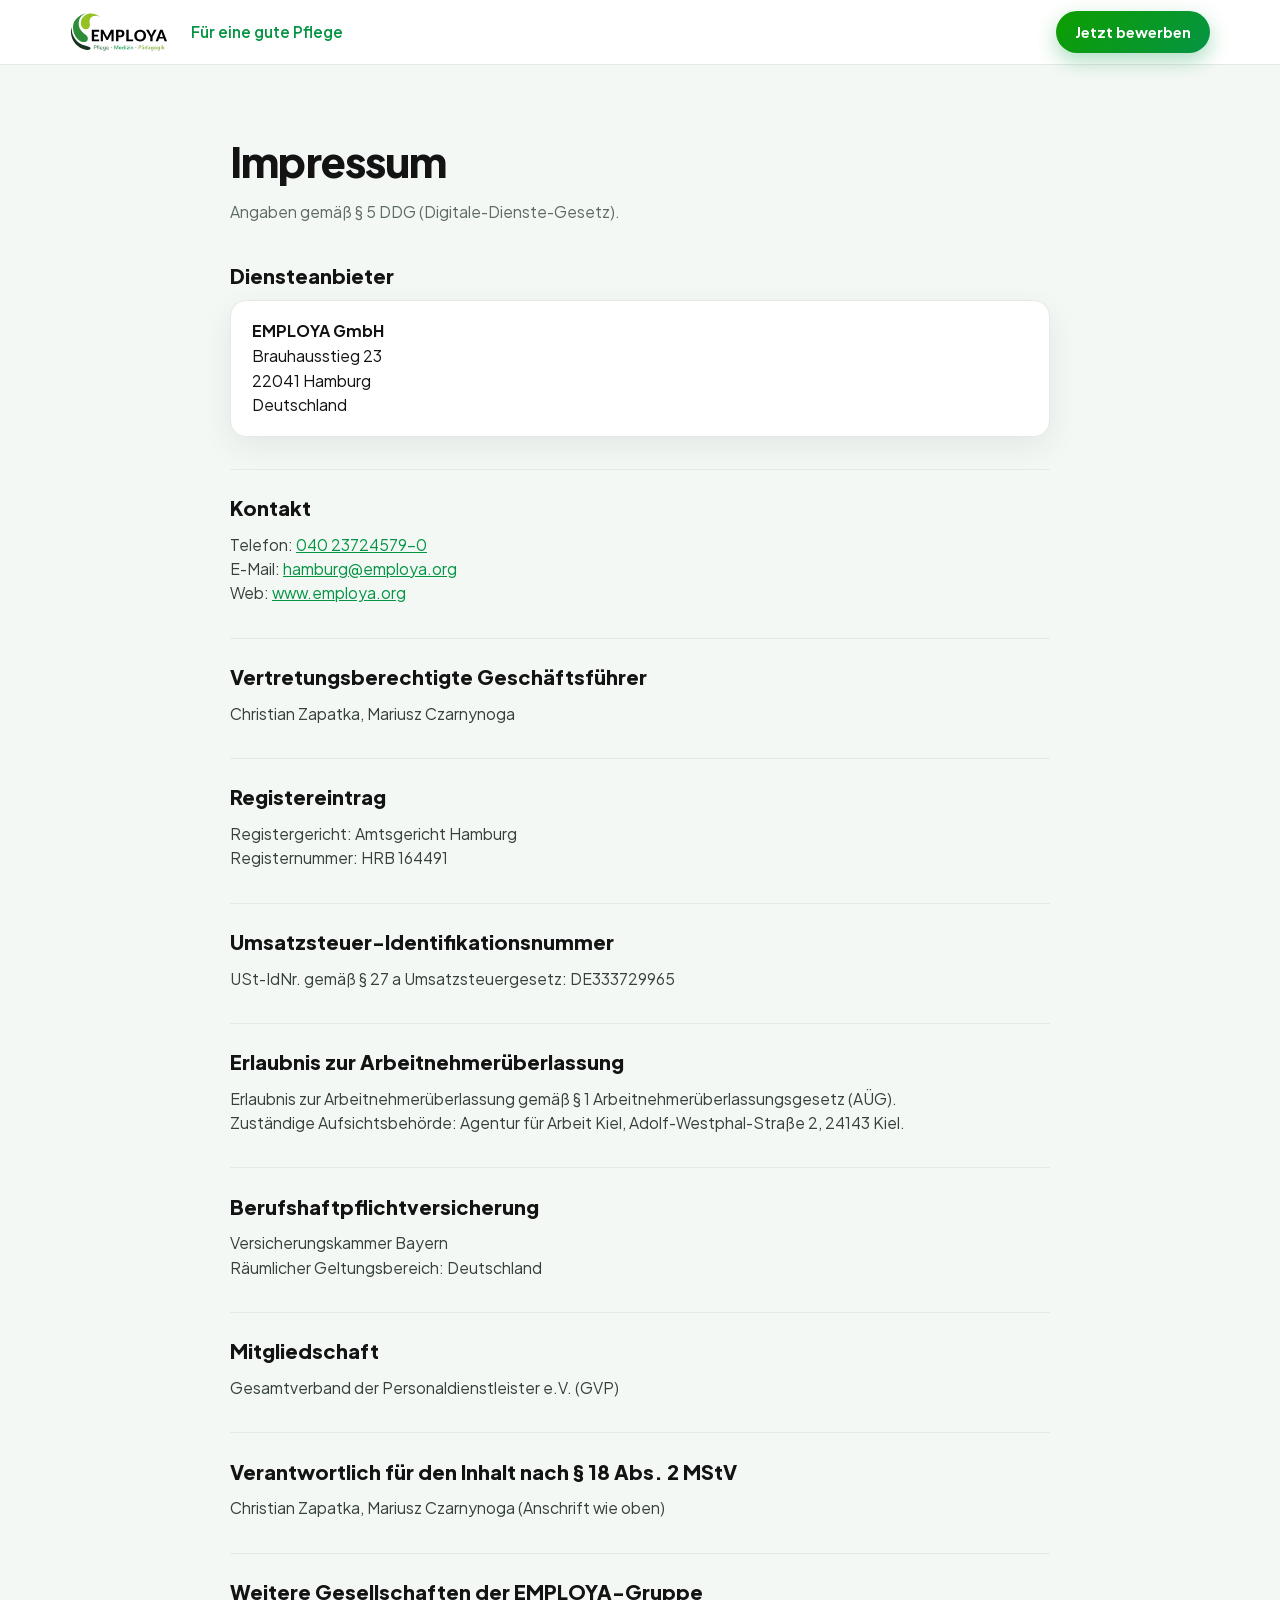
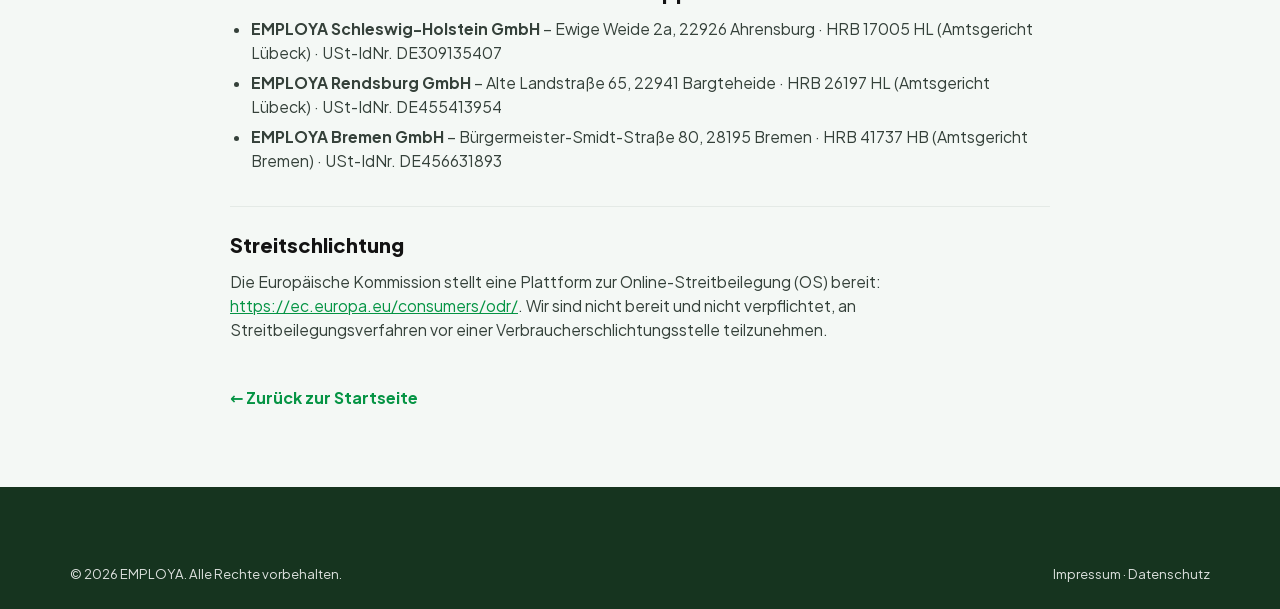
<file: impressum.html>
<!DOCTYPE html>
<html lang="de">
<head>
  <meta charset="UTF-8" />
  <meta name="viewport" content="width=device-width, initial-scale=1.0" />
  <title>Impressum – EMPLOYA</title>
  <meta name="robots" content="noindex" />
  <link rel="icon" type="image/svg+xml" href="assets/employa_logo.svg" />
  <link rel="stylesheet" href="styles.css" />
</head>
<body>

  <header class="site-header">
    <div class="container header-inner">
      <a href="index.html" class="logo-link" aria-label="EMPLOYA Startseite">
        <img src="assets/employa_logo.svg" alt="EMPLOYA" class="logo" />
      </a>
      <div class="header-tagline">Für eine gute Pflege</div>
      <a href="index.html#funnel" class="btn btn-sm btn-primary header-cta">Jetzt bewerben</a>
    </div>
  </header>

  <main class="legal">
    <div class="container">
      <h1>Impressum</h1>
      <p class="lead">Angaben gemäß § 5 DDG (Digitale-Dienste-Gesetz).</p>

      <h2>Diensteanbieter</h2>
      <div class="addr">
        <strong>EMPLOYA GmbH</strong><br>
        Brauhausstieg 23<br>
        22041 Hamburg<br>
        Deutschland
      </div>

      <h2>Kontakt</h2>
      <p>
        Telefon: <a href="tel:+494023724579">040 23724579-0</a><br>
        E-Mail: <a href="mailto:hamburg@employa.org">hamburg@employa.org</a><br>
        Web: <a href="https://employa.org" target="_blank" rel="noopener">www.employa.org</a>
      </p>

      <h2>Vertretungsberechtigte Geschäftsführer</h2>
      <p>Christian Zapatka, Mariusz Czarnynoga</p>

      <h2>Registereintrag</h2>
      <p>
        Registergericht: Amtsgericht Hamburg<br>
        Registernummer: HRB 164491
      </p>

      <h2>Umsatzsteuer-Identifikationsnummer</h2>
      <p>USt-IdNr. gemäß § 27 a Umsatzsteuergesetz: DE333729965</p>

      <h2>Erlaubnis zur Arbeitnehmerüberlassung</h2>
      <p>
        Erlaubnis zur Arbeitnehmerüberlassung gemäß § 1 Arbeitnehmerüberlassungsgesetz (AÜG).<br>
        Zuständige Aufsichtsbehörde: Agentur für Arbeit Kiel, Adolf-Westphal-Straße 2, 24143 Kiel.
      </p>

      <h2>Berufshaftpflichtversicherung</h2>
      <p>
        Versicherungskammer Bayern<br>
        Räumlicher Geltungsbereich: Deutschland
      </p>

      <h2>Mitgliedschaft</h2>
      <p>Gesamtverband der Personaldienstleister e.V. (GVP)</p>

      <h2>Verantwortlich für den Inhalt nach § 18 Abs. 2 MStV</h2>
      <p>Christian Zapatka, Mariusz Czarnynoga (Anschrift wie oben)</p>

      <h2>Weitere Gesellschaften der EMPLOYA-Gruppe</h2>
      <ul>
        <li><strong>EMPLOYA Schleswig-Holstein GmbH</strong> – Ewige Weide 2a, 22926 Ahrensburg · HRB 17005 HL (Amtsgericht Lübeck) · USt-IdNr. DE309135407</li>
        <li><strong>EMPLOYA Rendsburg GmbH</strong> – Alte Landstraße 65, 22941 Bargteheide · HRB 26197 HL (Amtsgericht Lübeck) · USt-IdNr. DE455413954</li>
        <li><strong>EMPLOYA Bremen GmbH</strong> – Bürgermeister-Smidt-Straße 80, 28195 Bremen · HRB 41737 HB (Amtsgericht Bremen) · USt-IdNr. DE456631893</li>
      </ul>

      <h2>Streitschlichtung</h2>
      <p>
        Die Europäische Kommission stellt eine Plattform zur Online-Streitbeilegung (OS) bereit:
        <a href="https://ec.europa.eu/consumers/odr/" target="_blank" rel="noopener">https://ec.europa.eu/consumers/odr/</a>.
        Wir sind nicht bereit und nicht verpflichtet, an Streitbeilegungsverfahren vor einer
        Verbraucherschlichtungsstelle teilzunehmen.
      </p>

      <a class="back" href="index.html">← Zurück zur Startseite</a>
    </div>
  </main>

  <footer class="site-footer">
    <div class="container footer-bottom">
      <span>© 2026 EMPLOYA. Alle Rechte vorbehalten.</span>
      <span class="footer-links"><a href="impressum.html">Impressum</a> · <a href="datenschutz.html">Datenschutz</a></span>
    </div>
  </footer>

</body>
</html>
</file>
<file: styles.css>
/* ===== EMPLOYA Bewerbungs-Funnel ===== */

/* Selbst gehostete Schrift (kein Google-CDN → keine IP-Übertragung an Google) */
@font-face {
  font-family: 'Plus Jakarta Sans';
  font-style: normal;
  font-weight: 200 800;
  font-display: swap;
  src: url('assets/fonts/plusjakartasans-latin.woff2') format('woff2');
  unicode-range: U+0000-00FF, U+0131, U+0152-0153, U+02BB-02BC, U+02C6, U+02DA, U+02DC, U+0304, U+0308, U+0329, U+2000-206F, U+20AC, U+2122, U+2191, U+2193, U+2212, U+2215, U+FEFF, U+FFFD;
}
@font-face {
  font-family: 'Plus Jakarta Sans';
  font-style: normal;
  font-weight: 200 800;
  font-display: swap;
  src: url('assets/fonts/plusjakartasans-latin-ext.woff2') format('woff2');
  unicode-range: U+0100-02BA, U+02BD-02C5, U+02C7-02CC, U+02CE-02D7, U+02DD-02FF, U+0304, U+0308, U+0329, U+1D00-1DBF, U+1E00-1E9F, U+1EF2-1EFF, U+2020, U+20A0-20AB, U+20AD-20C0, U+2113, U+2C60-2C7F, U+A720-A7FF;
}

:root {
  --green:        #059444;   /* logo primary */
  --green-bright: #0d9e00;   /* CTA green */
  --green-dark:   #16341f;   /* deep brand green */
  --green-mid:    #2e8d37;
  --lime:         #95c122;   /* lime accent */
  --ink:          #131313;
  --muted:        #5d6b62;
  --line:         #e4eae6;
  --bg:           #f4f8f5;
  --card:         #ffffff;
  --radius:       16px;
  --radius-lg:    24px;
  --shadow:       0 10px 30px rgba(22, 52, 31, .08);
  --shadow-lg:    0 24px 60px rgba(22, 52, 31, .16);
  --font:         'Plus Jakarta Sans', system-ui, -apple-system, sans-serif;
}

* { box-sizing: border-box; margin: 0; padding: 0; }
[hidden] { display: none !important; }

html { scroll-behavior: smooth; }

html, body {
  max-width: 100%;
  overflow-x: hidden;   /* verhindert horizontales Wegscrollen/Wackeln */
}

body {
  font-family: var(--font);
  color: var(--ink);
  background: var(--bg);
  line-height: 1.55;
  -webkit-font-smoothing: antialiased;
}

.container { width: min(1140px, 92%); margin: 0 auto; }

img { max-width: 100%; display: block; }

/* ===== Buttons ===== */
.btn {
  display: inline-flex; align-items: center; justify-content: center;
  gap: .5rem;
  font-family: inherit; font-weight: 700; font-size: 1rem;
  border: none; border-radius: 999px;
  padding: .85rem 1.6rem; cursor: pointer;
  text-decoration: none; color: inherit;
  transition: transform .15s ease, box-shadow .2s ease, background .2s ease;
}
.btn:active { transform: translateY(1px); }
.btn-primary {
  background: linear-gradient(135deg, var(--green-bright), var(--green));
  color: #fff;
  box-shadow: 0 8px 20px rgba(5, 148, 68, .32);
}
.btn-primary:hover { box-shadow: 0 12px 28px rgba(5, 148, 68, .42); transform: translateY(-2px); }
.btn-outline {
  background: transparent; color: var(--green);
  border: 2px solid var(--green); padding: .75rem 1.5rem;
}
.btn-outline:hover { background: var(--green); color: #fff; }
.btn-ghost { background: transparent; color: var(--muted); padding: .6rem 1rem; }
.btn-ghost:hover { color: var(--ink); }
.btn-lg { padding: 1.05rem 2rem; font-size: 1.08rem; }
.btn-sm { padding: .6rem 1.2rem; font-size: .92rem; }
.btn-block { width: 100%; }

/* ===== Header ===== */
.site-header {
  position: sticky; top: 0; z-index: 50;
  background: rgba(255,255,255,.88);
  backdrop-filter: blur(10px);
  border-bottom: 1px solid var(--line);
}
.header-inner { display: flex; align-items: center; gap: 1rem; padding: .7rem 0; }
.logo { height: 38px; width: auto; }
.header-tagline {
  font-weight: 600; color: var(--green); font-size: .95rem;
  margin-left: .4rem;
}
.header-cta { margin-left: auto; }

/* ===== Hero ===== */
.hero {
  position: relative;
  padding: clamp(2rem, 5vw, 4rem) 0 clamp(3rem, 6vw, 5rem);
  background:
    radial-gradient(1200px 500px at 80% -10%, rgba(149,193,34,.18), transparent 60%),
    radial-gradient(900px 500px at -10% 20%, rgba(5,148,68,.10), transparent 55%);
}
.hero-grid {
  display: grid; grid-template-columns: 1.05fr .95fr;
  grid-template-areas:
    "intro funnel"
    "rest  funnel";
  column-gap: clamp(2rem, 4vw, 4rem); row-gap: 0;
  align-items: start;
}
.hero-intro { grid-area: intro; }
.hero-rest  { grid-area: rest; }
.funnel-wrap { grid-area: funnel; }
.hero-rest .hero-cta-btn { margin-top: .4rem; }
.eyebrow {
  display: inline-block; font-weight: 700; font-size: .82rem;
  letter-spacing: .03em; text-transform: uppercase;
  color: var(--green); background: rgba(5,148,68,.10);
  padding: .4rem .9rem; border-radius: 999px; margin-bottom: 1.2rem;
}
.hero-intro h1 {
  font-size: clamp(2.1rem, 4.6vw, 3.5rem); line-height: 1.08;
  font-weight: 800; letter-spacing: -.02em; margin-bottom: 1.1rem;
}
.hero-intro h1 .hl {
  background: linear-gradient(120deg, var(--green), var(--lime));
  -webkit-background-clip: text; background-clip: text; color: transparent;
}
.hero-sub { font-size: 1.12rem; color: var(--muted); max-width: 34rem; margin-bottom: 1.8rem; }
.hero-trust { display: flex; gap: 2rem; margin-top: 2.2rem; flex-wrap: wrap; }
.trust-item { display: flex; flex-direction: column; }
.trust-item strong { font-size: 1.7rem; font-weight: 800; color: var(--green); }
.trust-item span { font-size: .88rem; color: var(--muted); }

/* ===== Funnel card ===== */
.funnel-wrap { position: relative; }
.funnel {
  background: var(--card); border-radius: var(--radius-lg);
  box-shadow: var(--shadow-lg); padding: clamp(1.4rem, 2.5vw, 2.2rem);
  border: 1px solid var(--line);
  position: sticky; top: 90px;
}
.funnel-head { margin-bottom: 1.6rem; }
.progress { height: 8px; background: var(--line); border-radius: 999px; overflow: hidden; }
.progress-bar {
  height: 100%; width: 17%;
  background: linear-gradient(90deg, var(--green), var(--lime));
  border-radius: 999px; transition: width .4s cubic-bezier(.4,0,.2,1);
}
.progress-meta {
  display: flex; justify-content: space-between;
  font-size: .82rem; color: var(--muted); font-weight: 600; margin-top: .55rem;
}

.step { display: none; animation: fadeIn .35s ease; }
.step.is-active { display: block; }
@keyframes fadeIn { from { opacity: 0; transform: translateY(8px); } to { opacity: 1; transform: none; } }

.step-title { font-size: 1.4rem; font-weight: 800; letter-spacing: -.01em; margin-bottom: .4rem; }
.step-hint { color: var(--muted); margin-bottom: 1.4rem; font-size: .98rem; }

/* Option cards */
.options { display: grid; grid-template-columns: 1fr 1fr; gap: .7rem; }
.option {
  display: flex; align-items: center; gap: .7rem; text-align: left;
  font-family: inherit; font-size: .98rem; font-weight: 600; color: var(--ink);
  background: #fff; border: 2px solid var(--line); border-radius: var(--radius);
  padding: .95rem 1rem; cursor: pointer;
  transition: border-color .15s, background .15s, transform .12s, box-shadow .15s;
}
.option:hover { border-color: var(--green); transform: translateY(-2px); box-shadow: var(--shadow); }
.option.selected { border-color: var(--green); background: rgba(5,148,68,.07); box-shadow: var(--shadow); }
.opt-ico { font-size: 1.3rem; line-height: 1; flex-shrink: 0; }

/* Contact fields */
.field { margin-bottom: 1rem; }
.field label { display: block; font-weight: 600; font-size: .9rem; margin-bottom: .35rem; }
.field input,
.field select,
.field textarea {
  width: 100%; font-family: inherit; font-size: 1rem;
  padding: .85rem 1rem; border: 2px solid var(--line); border-radius: 12px;
  background: #fff; transition: border-color .15s, box-shadow .15s; color: var(--ink);
}
.field textarea { resize: vertical; min-height: 80px; }
.field input:focus,
.field select:focus,
.field textarea:focus { outline: none; border-color: var(--green); box-shadow: 0 0 0 4px rgba(5,148,68,.12); }
.field input.invalid,
.field select.invalid { border-color: #dc3545; }
.field input[type="file"] { padding: .6rem; font-size: .88rem; cursor: pointer; }
/* iOS-Datumsfeld: native Mindestbreite abschalten, damit es nicht überläuft */
.field input[type="date"] { -webkit-appearance: none; appearance: none; min-width: 0; max-width: 100%; }
.file-hint { display: block; color: var(--muted); font-size: .78rem; margin-top: .3rem; }
.opt-tag { font-weight: 600; font-size: .72rem; color: var(--muted); background: var(--line); padding: .1rem .45rem; border-radius: 999px; margin-left: .25rem; }

/* Two-column rows */
.field-row { display: grid; grid-template-columns: 1fr 1fr; gap: .8rem; }
.field-row .field { margin-bottom: 1rem; min-width: 0; }
.field-row .field-anrede { max-width: 220px; }

/* Recap box */
.recap {
  background: rgba(5,148,68,.06); border: 1px solid rgba(5,148,68,.18);
  border-radius: 14px; padding: .9rem 1rem; margin-bottom: 1.3rem;
}
.recap-title { font-weight: 700; font-size: .8rem; text-transform: uppercase; letter-spacing: .03em; color: var(--green); margin-bottom: .5rem; }
.recap-tags { display: flex; flex-wrap: wrap; gap: .4rem; }
.recap-tag { font-size: .82rem; background: #fff; border: 1px solid var(--line); border-radius: 999px; padding: .25rem .7rem; }
.recap-tag b { font-weight: 700; color: var(--green-mid); }
.error { display: block; color: #dc3545; font-size: .82rem; font-weight: 600; min-height: 1em; margin-top: .25rem; }

.checkbox {
  display: flex; gap: .6rem; align-items: flex-start;
  font-size: .86rem; color: var(--muted); margin: .4rem 0 1.2rem; cursor: pointer;
}
.checkbox input { margin-top: .2rem; width: 18px; height: 18px; accent-color: var(--green); flex-shrink: 0; }
.checkbox a { color: var(--green); }

.reassure { text-align: center; font-size: .85rem; color: var(--muted); margin-top: .9rem; }

/* Mail-Routing-Hinweis (Schritt 7) */
.mail-route { font-size: .88rem; font-weight: 600; color: var(--green-mid); margin: -.6rem 0 1.2rem; }

/* Fehlerbox mit E-Mail-Fallback */
.submit-error {
  margin-top: .9rem; background: #fdecec; border: 1px solid #f2c4c4; color: #8f2222;
  border-radius: 12px; padding: .8rem 1rem; font-size: .9rem;
}
.submit-error a { color: inherit; font-weight: 700; }

/* Honeypot (Spam-Falle) – unsichtbar für Menschen */
.hp-field { position: absolute !important; left: -9999px !important; width: 1px; height: 1px; opacity: 0; }

/* Standort-Kontakt auf der Erfolgsseite */
.success-contact { color: var(--muted); font-size: .95rem; margin-top: .9rem; }
.success-contact a { color: var(--green); font-weight: 700; text-decoration: none; }

/* Success */
.success { text-align: center; padding: 1rem 0; }
.success-ico {
  width: 72px; height: 72px; margin: 0 auto 1.2rem;
  display: grid; place-items: center; font-size: 2.2rem; color: #fff; font-weight: 800;
  background: linear-gradient(135deg, var(--green-bright), var(--green));
  border-radius: 50%; box-shadow: 0 12px 28px rgba(5,148,68,.4);
  animation: pop .4s cubic-bezier(.2,1.4,.5,1);
}
@keyframes pop { from { transform: scale(.4); opacity: 0; } to { transform: scale(1); opacity: 1; } }
.success-actions { margin-top: 1.4rem; }

/* Funnel nav */
.funnel-nav { display: flex; align-items: center; margin-top: 1.3rem; }
.nav-spacer { flex: 1; }

/* ===== Benefits ===== */
.benefits { padding: clamp(3rem, 6vw, 5rem) 0; }
.section-title { text-align: center; font-size: clamp(1.7rem, 3.4vw, 2.4rem); font-weight: 800; letter-spacing: -.02em; }
.section-sub { text-align: center; color: var(--muted); margin: .6rem auto 2.5rem; max-width: 38rem; font-size: 1.05rem; }
.benefit-grid { display: grid; grid-template-columns: repeat(4, 1fr); gap: 1.2rem; }
.benefit-card {
  background: var(--card); border: 1px solid var(--line); border-radius: var(--radius);
  padding: 1.6rem 1.3rem; box-shadow: var(--shadow); transition: transform .2s, box-shadow .2s;
  min-width: 0;   /* verhindert Überlauf im Grid */
}
.benefit-card:hover { transform: translateY(-4px); box-shadow: var(--shadow-lg); }
.b-ico {
  width: 52px; height: 52px; display: grid; place-items: center; font-size: 1.6rem;
  background: rgba(149,193,34,.16); border-radius: 14px; margin-bottom: 1rem;
}
.benefit-card h3 { font-size: 1.12rem; font-weight: 700; margin-bottom: .4rem; }
.benefit-card p { color: var(--muted); font-size: .95rem; }

/* ===== Stats ===== */
.stats { background: var(--green-dark); color: #fff; padding: clamp(2.5rem, 5vw, 3.5rem) 0; }
.stats-grid { display: grid; grid-template-columns: repeat(4, 1fr); gap: 1.5rem; text-align: center; }
.stat strong { display: block; font-size: clamp(2rem, 4vw, 3rem); font-weight: 800; color: var(--lime); line-height: 1; }
.stat span { font-size: .95rem; opacity: .85; }

/* ===== Testimonial ===== */
.testimonial { padding: clamp(3rem, 6vw, 5rem) 0; text-align: center; }
.testimonial blockquote {
  font-size: clamp(1.3rem, 2.6vw, 1.9rem); font-weight: 600; line-height: 1.4;
  max-width: 44rem; margin: 0 auto 1rem; letter-spacing: -.01em;
}
.testimonial cite { color: var(--muted); font-style: normal; font-weight: 600; }

/* ===== Final CTA ===== */
.final-cta {
  background: linear-gradient(135deg, var(--green), var(--green-mid));
  color: #fff; text-align: center; padding: clamp(3rem, 6vw, 4.5rem) 0;
}
.final-cta h2 { font-size: clamp(1.7rem, 3.6vw, 2.6rem); font-weight: 800; margin-bottom: 1.6rem; letter-spacing: -.02em; }
.final-cta .btn-primary { background: #fff; color: var(--green); box-shadow: 0 10px 30px rgba(0,0,0,.2); }
.final-cta .btn-primary:hover { background: #f0fff5; }
.final-more { margin-top: 1.4rem; font-size: .95rem; color: rgba(255,255,255,.9); }
.final-more a { color: #fff; font-weight: 700; text-decoration: underline; text-underline-offset: 3px; }
.footer-more { display: inline-block; margin-top: .9rem; color: var(--lime); font-weight: 700; text-decoration: none; font-size: .9rem; }
.footer-more:hover { color: #fff; }

/* ===== Footer ===== */
.site-footer { background: var(--green-dark); color: rgba(255,255,255,.85); padding: clamp(2.5rem,5vw,3.5rem) 0 1.5rem; }
.footer-grid { display: grid; grid-template-columns: 1fr 2.4fr; gap: 2.5rem; padding-bottom: 2rem; border-bottom: 1px solid rgba(255,255,255,.12); }
.footer-logo { height: 40px; filter: brightness(0) invert(1); margin-bottom: 1rem; }
.footer-brand p { font-size: .92rem; max-width: 18rem; }
.footer-locs { display: grid; grid-template-columns: repeat(4, 1fr); gap: 1.4rem; }
.loc h4 { color: var(--lime); font-size: .98rem; margin-bottom: .5rem; }
.loc p { font-size: .85rem; margin-bottom: .5rem; }
.loc a { display: block; color: rgba(255,255,255,.85); text-decoration: none; font-size: .85rem; }
.loc a:hover { color: #fff; }
.footer-bottom { display: flex; justify-content: space-between; padding-top: 1.3rem; font-size: .82rem; flex-wrap: wrap; gap: .5rem; }
.footer-links a { color: rgba(255,255,255,.85); text-decoration: none; }
.footer-links a:hover { color: #fff; }

/* ===== Cookie-/Marketing-Consent-Banner ===== */
.consent {
  position: fixed; left: 0; right: 0; bottom: 0; z-index: 100;
  padding: 1rem; display: flex; justify-content: center;
  animation: consentUp .4s ease;
}
@keyframes consentUp { from { transform: translateY(100%); opacity: 0; } to { transform: none; opacity: 1; } }
.consent-inner {
  width: min(760px, 100%);
  background: var(--card); border: 1px solid var(--line); border-radius: var(--radius);
  box-shadow: var(--shadow-lg);
  padding: 1.1rem 1.3rem;
  display: flex; align-items: center; gap: 1.2rem; flex-wrap: wrap;
}
.consent-text { font-size: .88rem; color: var(--muted); flex: 1 1 300px; margin: 0; }
.consent-text strong { color: var(--ink); }
.consent-text a { color: var(--green); }
.consent-btns { display: flex; gap: .6rem; flex-shrink: 0; }

@media (max-width: 560px) {
  .consent-btns { width: 100%; }
  .consent-btns .btn { flex: 1; }
}

/* ===== Rechtsseiten (Impressum / Datenschutz) ===== */
.legal { padding: clamp(2rem, 5vw, 4rem) 0 clamp(3rem, 6vw, 5rem); }
.legal .container { max-width: 820px; }
.legal h1 { font-size: clamp(1.8rem, 4vw, 2.6rem); font-weight: 800; letter-spacing: -.02em; margin-bottom: .4rem; }
.legal .lead { color: var(--muted); margin-bottom: 2.2rem; }
.legal h2 { font-size: 1.25rem; font-weight: 800; margin: 2rem 0 .6rem; padding-top: 1.4rem; border-top: 1px solid var(--line); }
.legal h2:first-of-type { border-top: none; padding-top: 0; }
.legal h3 { font-size: 1.02rem; font-weight: 700; margin: 1.2rem 0 .3rem; }
.legal p, .legal li { color: #35413a; font-size: .98rem; margin-bottom: .7rem; }
.legal ul { padding-left: 1.3rem; margin-bottom: .8rem; }
.legal li { margin-bottom: .35rem; }
.legal a { color: var(--green); }
.legal .addr { background: var(--card); border: 1px solid var(--line); border-radius: var(--radius); padding: 1.1rem 1.3rem; box-shadow: var(--shadow); margin-bottom: 1rem; }
.legal .note { background: rgba(149,193,34,.10); border: 1px solid rgba(5,148,68,.18); border-radius: 12px; padding: .9rem 1.1rem; font-size: .9rem; color: #35413a; }
.legal .back { display: inline-block; margin-top: 2rem; font-weight: 700; text-decoration: none; color: var(--green); }
.legal .updated { color: var(--muted); font-size: .85rem; margin-top: 2.5rem; }

/* ===== Responsive ===== */
@media (max-width: 920px) {
  /* Mobil: Funnel direkt unter die Headline, Rest darunter */
  .hero-grid {
    grid-template-columns: 1fr;
    grid-template-areas: "intro" "funnel" "rest";
    row-gap: 1.6rem;
  }
  .hero-intro { margin-bottom: 0; }
  .funnel { position: relative; top: 0; }
  .benefit-grid { grid-template-columns: 1fr 1fr; }
  .footer-grid { grid-template-columns: 1fr; }
  .footer-locs { grid-template-columns: 1fr 1fr; }
}
@media (max-width: 560px) {
  .header-tagline { display: none; }
  .options { grid-template-columns: 1fr; }
  .field-row { grid-template-columns: 1fr; }
  .benefit-grid { grid-template-columns: 1fr; }
  .stats-grid { grid-template-columns: 1fr 1fr; }
  .footer-locs { grid-template-columns: 1fr; }
  /* Trust-Zahlen mobil in EINER Reihe (3 gleiche Spalten statt Umbruch) */
  .hero-trust { display: grid; grid-template-columns: repeat(3, 1fr); gap: .7rem; margin-top: 1.8rem; }
  .trust-item strong { font-size: 1.4rem; }
  .trust-item span { font-size: .72rem; line-height: 1.25; }
  /* Abstand zwischen Hero und Benefits mobil verkleinern */
  .hero { padding-bottom: 1.5rem; }
  .benefits { padding-top: 2.2rem; }
}
</file>
